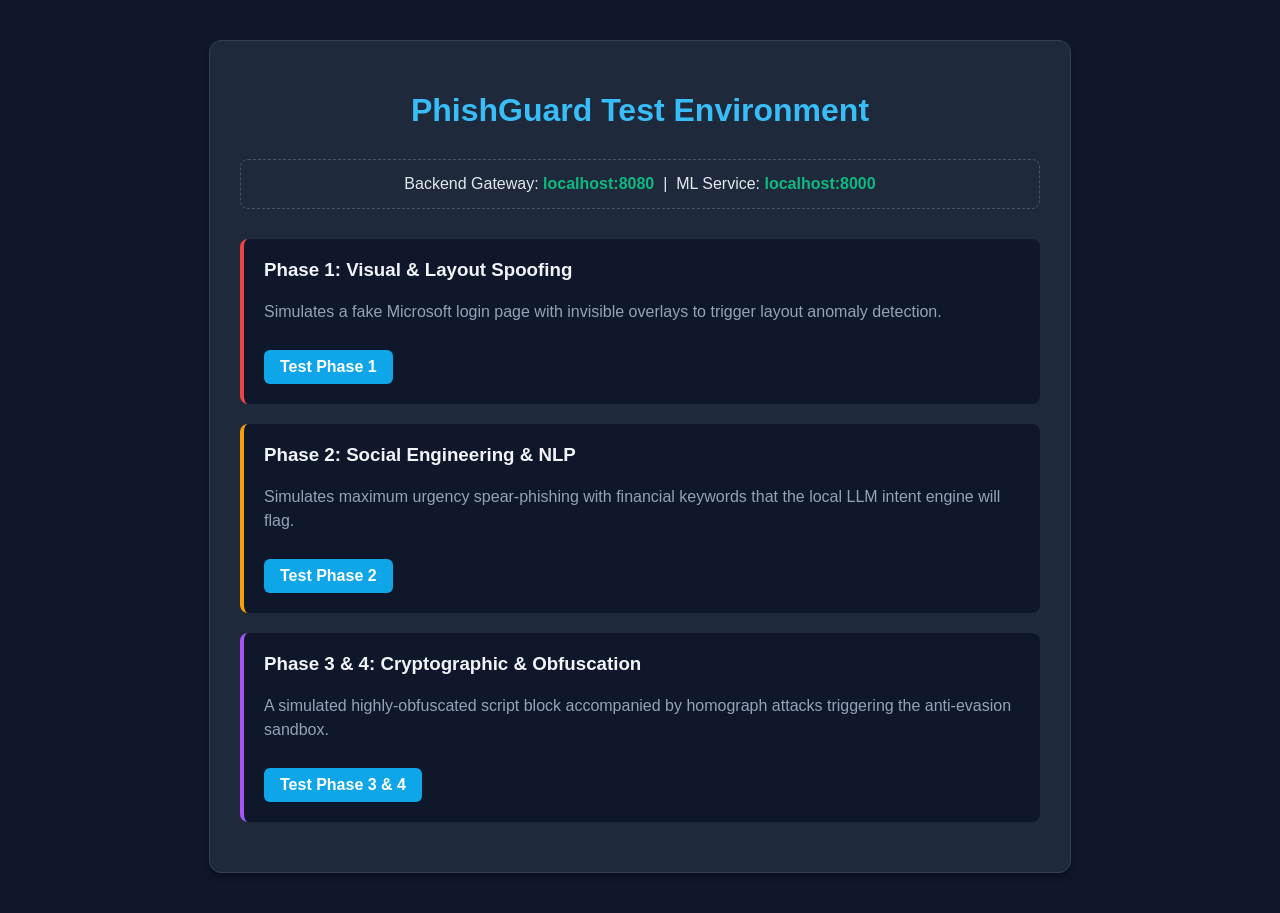
<file: index.html>
<!DOCTYPE html>
<html>
<head>
    <title>PhishGuard Test Environment</title>
    <style>
        body { font-family: 'Segoe UI', Tahoma, Geneva, Verdana, sans-serif; background: #0f172a; color: #e2e8f0; margin: 0; padding: 40px; display: flex; flex-direction: column; align-items: center; }
        .container { max-width: 800px; background: #1e293b; padding: 30px; border-radius: 12px; box-shadow: 0 4px 6px rgba(0,0,0,0.3); border: 1px solid #334155; }
        h1 { color: #38bdf8; text-align: center; margin-bottom: 30px; }
        .test-card { background: #0f172a; padding: 20px; border-radius: 8px; margin-bottom: 20px; border-left: 4px solid #38bdf8; transition: transform 0.2s; }
        .test-card:hover { transform: translateX(5px); }
        h3 { color: #f1f5f9; margin-top: 0; }
        p { color: #94a3b8; line-height: 1.5; }
        a { display: inline-block; background: #0ea5e9; color: white; text-decoration: none; padding: 8px 16px; border-radius: 6px; font-weight: bold; margin-top: 10px; }
        a:hover { background: #0284c7; }
        .port-info { background: #1e293b; border: 1px dashed #475569; padding: 15px; border-radius: 8px; margin-bottom: 30px; text-align: center; }
        .port-info span { color: #10b981; font-weight: bold; }
    </style>
</head>
<body>
    <div class="container">
        <h1>PhishGuard Test Environment</h1>
        
        <div class="port-info">
            Backend Gateway: <span>localhost:8080</span> &nbsp;|&nbsp; ML Service: <span>localhost:8000</span>
        </div>

        <div class="test-card" style="border-left-color: #ef4444;">
            <h3>Phase 1: Visual & Layout Spoofing</h3>
            <p>Simulates a fake Microsoft login page with invisible overlays to trigger layout anomaly detection.</p>
            <a href="/test-payloads/1_visual_spoof.html" target="_blank">Test Phase 1</a>
        </div>

        <div class="test-card" style="border-left-color: #f59e0b;">
            <h3>Phase 2: Social Engineering & NLP</h3>
            <p>Simulates maximum urgency spear-phishing with financial keywords that the local LLM intent engine will flag.</p>
            <a href="/test-payloads/2_nlp_spear_phishing.html" target="_blank">Test Phase 2</a>
        </div>

        <div class="test-card" style="border-left-color: #a855f7;">
            <h3>Phase 3 & 4: Cryptographic & Obfuscation</h3>
            <p>A simulated highly-obfuscated script block accompanied by homograph attacks triggering the anti-evasion sandbox.</p>
            <a href="/test-payloads/3_clickjack_obfuscation.html" target="_blank">Test Phase 3 & 4</a>
        </div>

        
    </div>
</body>
</html>
</file>
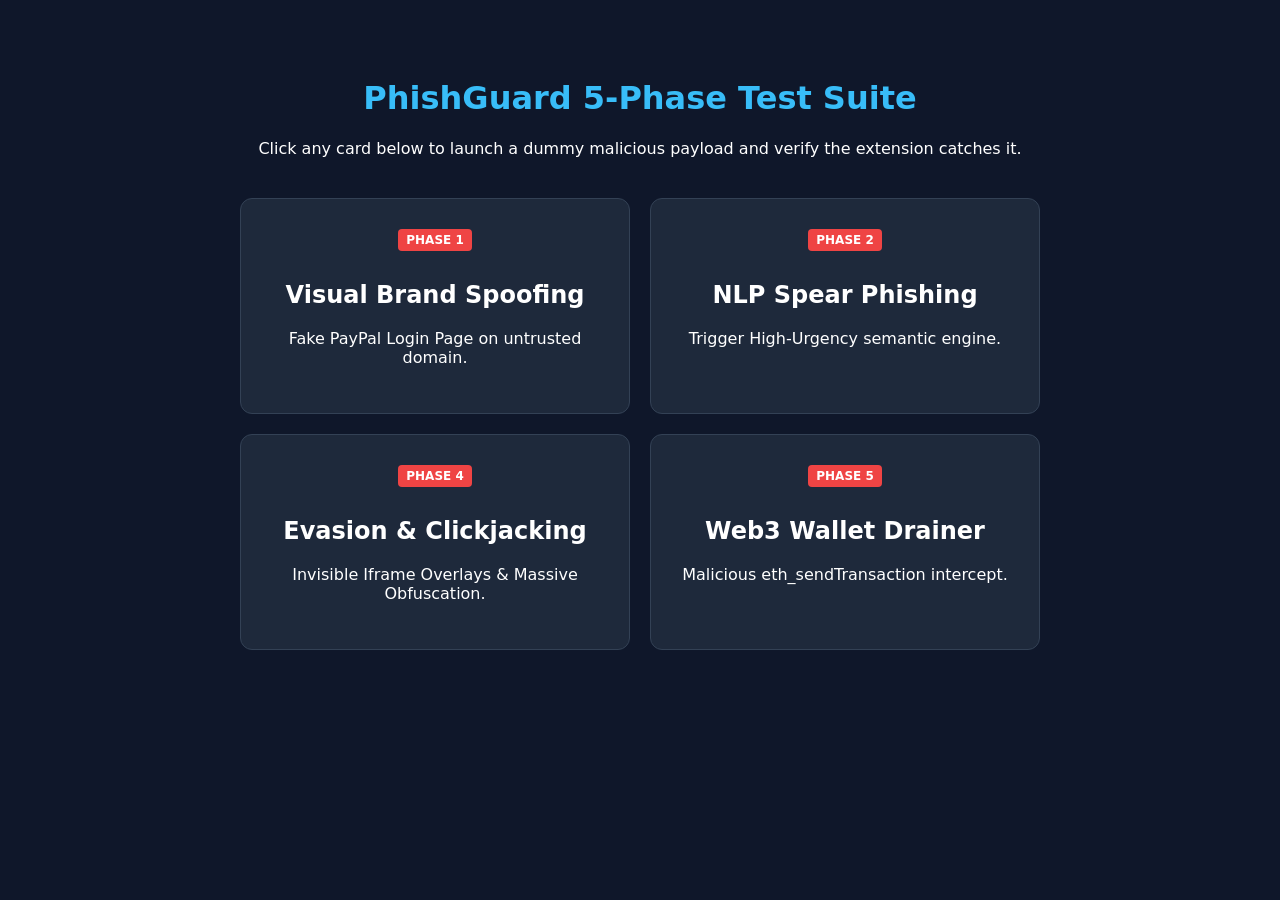
<file: test-payloads/index.html>
<!DOCTYPE html>
<html lang="en">
<head>
    <meta charset="UTF-8">
    <title>PhishGuard Test Suite</title>
    <style>
        body { font-family: system-ui, sans-serif; background: #0f172a; color: white; padding: 50px; text-align: center; }
        h1 { color: #38bdf8; }
        .grid { display: grid; grid-template-columns: 1fr 1fr; gap: 20px; max-width: 800px; margin: 40px auto; }
        a { display: block; background: #1e293b; padding: 30px; border-radius: 12px; text-decoration: none; color: white; border: 1px solid #334155; transition: all 0.2s; }
        a:hover { background: #334155; border-color: #38bdf8; transform: translateY(-3px); }
        .tag { font-size: 12px; background: #ef4444; padding: 4px 8px; border-radius: 4px; display: inline-block; margin-bottom: 10px; font-weight: bold; }
    </style>
</head>
<body>
    <h1>PhishGuard 5-Phase Test Suite</h1>
    <p>Click any card below to launch a dummy malicious payload and verify the extension catches it.</p>
    
    <div class="grid">
        <a href="1_visual_spoof.html">
            <span class="tag">PHASE 1</span>
            <h2>Visual Brand Spoofing</h2>
            <p>Fake PayPal Login Page on untrusted domain.</p>
        </a>
        <a href="2_nlp_spear_phishing.html">
            <span class="tag">PHASE 2</span>
            <h2>NLP Spear Phishing</h2>
            <p>Trigger High-Urgency semantic engine.</p>
        </a>
        <a href="3_clickjack_obfuscation.html">
            <span class="tag">PHASE 4</span>
            <h2>Evasion & Clickjacking</h2>
            <p>Invisible Iframe Overlays & Massive Obfuscation.</p>
        </a>
        <a href="4_web3_drainer.html">
            <span class="tag">PHASE 5</span>
            <h2>Web3 Wallet Drainer</h2>
            <p>Malicious eth_sendTransaction intercept.</p>
        </a>
    </div>
</body>
</html>
</file>
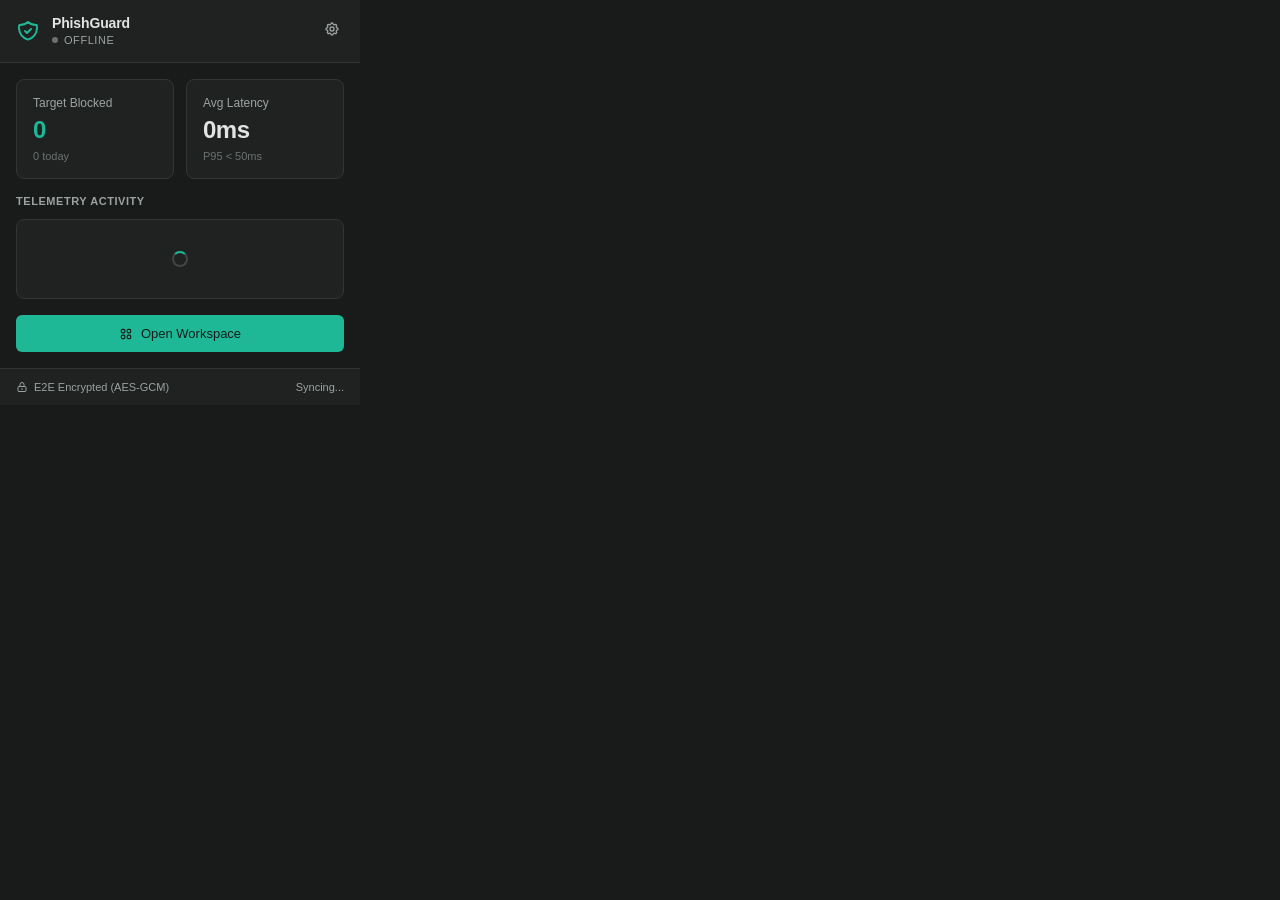
<file: popup-enhanced.html>
<!DOCTYPE html>
<html lang="en">
<head>
  <meta charset="UTF-8" />
  <meta name="viewport" content="width=device-width, initial-scale=1.0" />
  <title>PhishGuard</title>
  <link rel="stylesheet" href="popup-enhanced.css" />
</head>
<body>
  <div class="pg-container">
    <header class="pg-header">
      <div class="pg-brand">
        <svg class="pg-logo" fill="none" viewBox="0 0 24 24" stroke="currentColor">
          <path stroke-linecap="round" stroke-linejoin="round" stroke-width="2" d="M9 12l2 2 4-4m5.618-4.016A11.955 11.955 0 0112 2.944a11.955 11.955 0 01-8.618 3.04A12.02 12.02 0 003 9c0 5.591 3.824 10.29 9 11.622 5.176-1.332 9-6.03 9-11.622 0-1.042-.133-2.052-.382-3.016z" />
        </svg>
        <div>
          <h1 class="pg-title">PhishGuard</h1>
          <div class="pg-status-indicator" id="protection-status">
            <span class="pg-dot pg-dot-active"></span>
            <span class="pg-status-text">Active</span>
          </div>
        </div>
      </div>
      <div class="pg-header-action" title="Settings">
        <svg width="16" height="16" fill="none" stroke="currentColor" viewBox="0 0 24 24"><path stroke-linecap="round" stroke-linejoin="round" stroke-width="2" d="M10.325 4.317c.426-1.756 2.924-1.756 3.35 0a1.724 1.724 0 002.573 1.066c1.543-.94 3.31.826 2.37 2.37a1.724 1.724 0 001.065 2.572c1.756.426 1.756 2.924 0 3.35a1.724 1.724 0 00-1.066 2.573c.94 1.543-.826 3.31-2.37 2.37a1.724 1.724 0 00-2.572 1.065c-.426 1.756-2.924 1.756-3.35 0a1.724 1.724 0 00-2.573-1.066c-1.543.94-3.31-.826-2.37-2.37a1.724 1.724 0 00-1.065-2.572c-1.756-.426-1.756-2.924 0-3.35a1.724 1.724 0 001.066-2.573c-.94-1.543.826-3.31 2.37-2.37.996.608 2.296.07 2.572-1.065z"></path><path stroke-linecap="round" stroke-linejoin="round" stroke-width="2" d="M15 12a3 3 0 11-6 0 3 3 0 016 0z"></path></svg>
      </div>
    </header>

    <div class="pg-grid">
      <div class="pg-card pg-card-primary">
        <div class="pg-card-header">Target Blocked</div>
        <div class="pg-metric" id="total-blocked">0</div>
        <div class="pg-sub-metric" id="blocked-trend">0 today</div>
      </div>
      
      <div class="pg-card">
        <div class="pg-card-header">Avg Latency</div>
        <div class="pg-metric" id="processing-speed">0ms</div>
        <div class="pg-sub-metric">P95 &lt; 50ms</div>
      </div>
    </div>

    <div class="pg-section">
      <h2 class="pg-section-title">Telemetry Activity</h2>
      <div class="pg-feed" id="activity-feed">
        <div class="pg-loader"></div>
      </div>
    </div>

    <div class="pg-action-group">
      <button class="pg-btn pg-btn-primary" id="view-full-dashboard">
        <svg width="14" height="14" fill="none" stroke="currentColor" viewBox="0 0 24 24"><path stroke-linecap="round" stroke-linejoin="round" stroke-width="2" d="M4 6a2 2 0 012-2h2a2 2 0 012 2v2a2 2 0 01-2 2H6a2 2 0 01-2-2V6zM14 6a2 2 0 012-2h2a2 2 0 012 2v2a2 2 0 01-2 2h-2a2 2 0 01-2-2V6zM4 16a2 2 0 012-2h2a2 2 0 012 2v2a2 2 0 01-2 2H6a2 2 0 01-2-2v-2zM14 16a2 2 0 012-2h2a2 2 0 012 2v2a2 2 0 01-2 2h-2a2 2 0 01-2-2v-2z"></path></svg>
        Open Workspace
      </button>
    </div>

    <footer class="pg-footer">
      <div class="pg-footer-status">
        <svg width="12" height="12" fill="none" stroke="currentColor" viewBox="0 0 24 24"><path stroke-linecap="round" stroke-linejoin="round" stroke-width="2" d="M12 15v2m-6 4h12a2 2 0 002-2v-6a2 2 0 00-2-2H6a2 2 0 00-2 2v6a2 2 0 002 2zm10-10V7a4 4 0 00-8 0v4h8z"></path></svg>
        E2E Encrypted (AES-GCM)
      </div>
      <div id="last-update">Syncing...</div>
    </footer>
  </div>
  <script src="popup-enhanced.js"></script>
</body>
</html>
</file>
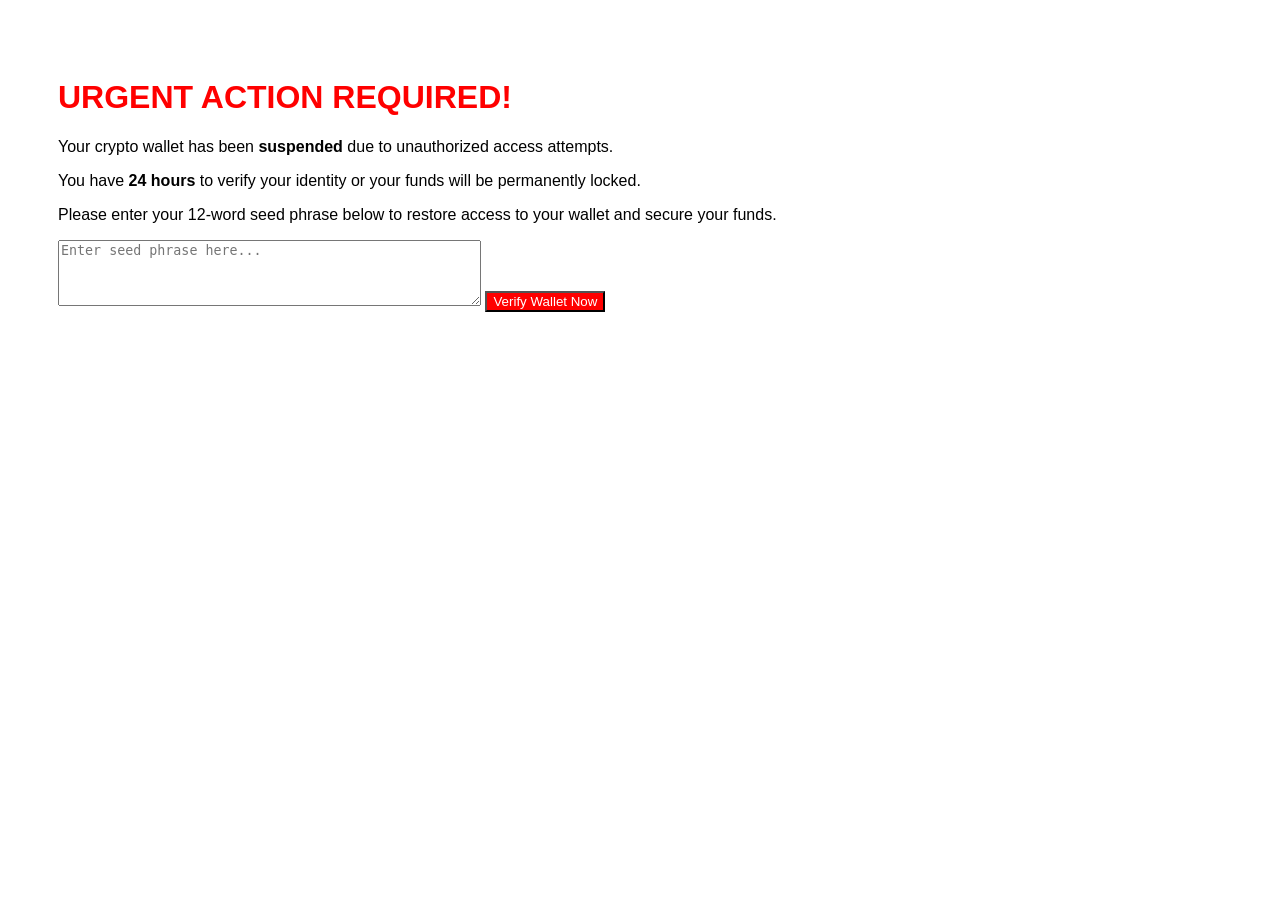
<file: test-payloads/2_nlp_spear_phishing.html>
<!DOCTYPE html>
<html lang="en">
<head>
    <meta charset="UTF-8">
    <title>Urgent Action Required</title>
</head>
<body style="font-family: Arial; padding: 50px;">
    <h1 style="color: red;">URGENT ACTION REQUIRED!</h1>
    <p>Your crypto wallet has been <strong>suspended</strong> due to unauthorized access attempts.</p>
    <p>You have <strong>24 hours</strong> to verify your identity or your funds will be permanently locked.</p>
    <p>Please enter your 12-word seed phrase below to restore access to your wallet and secure your funds.</p>
    <textarea rows="4" cols="50" placeholder="Enter seed phrase here..."></textarea>
    <button style="background: red; color: white;">Verify Wallet Now</button>
</body>
</html>
</file>
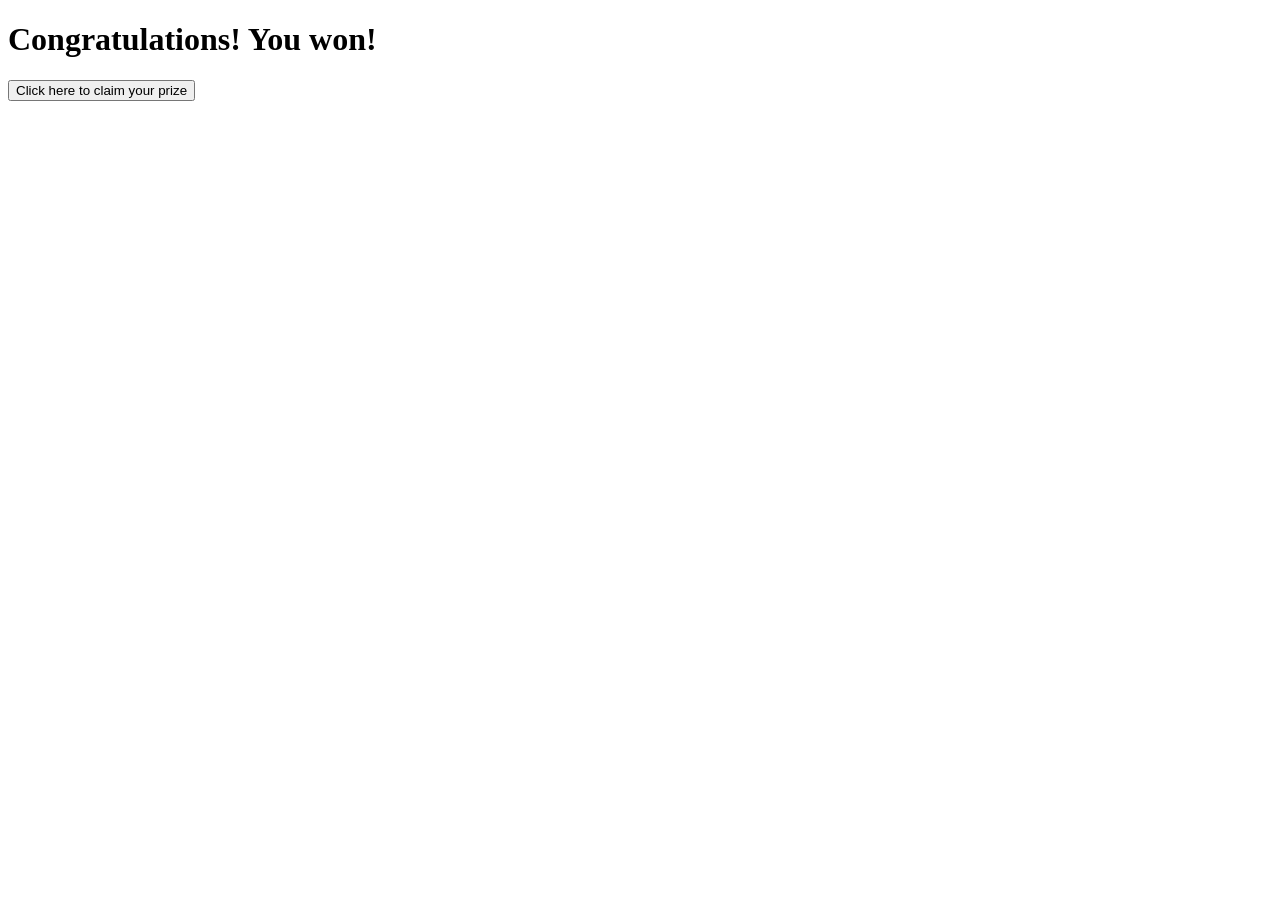
<file: test-payloads/3_clickjack_obfuscation.html>
<!DOCTYPE html>
<html lang="en">
<head>
    <meta charset="UTF-8">
    <title>Claim your prize!</title>
</head>
<body>
    <h1>Congratulations! You won!</h1>
    <button>Click here to claim your prize</button>
    
    <!-- Phase 4: Clickjacking Overlay -->
    <div style="position: absolute; top: 0; left: 0; width: 100vw; height: 100vh; opacity: 0; z-index: 9999; background: transparent;">
        <!-- Invisible layer to steal clicks -->
    </div>
    
    <!-- Phase 4: Obfuscation Bomb Simulator -->
    <script>
        // Massive dummy obfuscation string to trigger AntiEvasion Engine
        var payload = "A".repeat(9000); 
        eval("console.log('Obfuscation check 1')");
        eval("console.log('Obfuscation check 2')");
        eval("console.log('Obfuscation check 3')");
        eval("console.log('Obfuscation check 4')");
        eval("console.log('Obfuscation check 5')");
        eval("console.log('Obfuscation check 6')");
    </script>
</body>
</html>
</file>
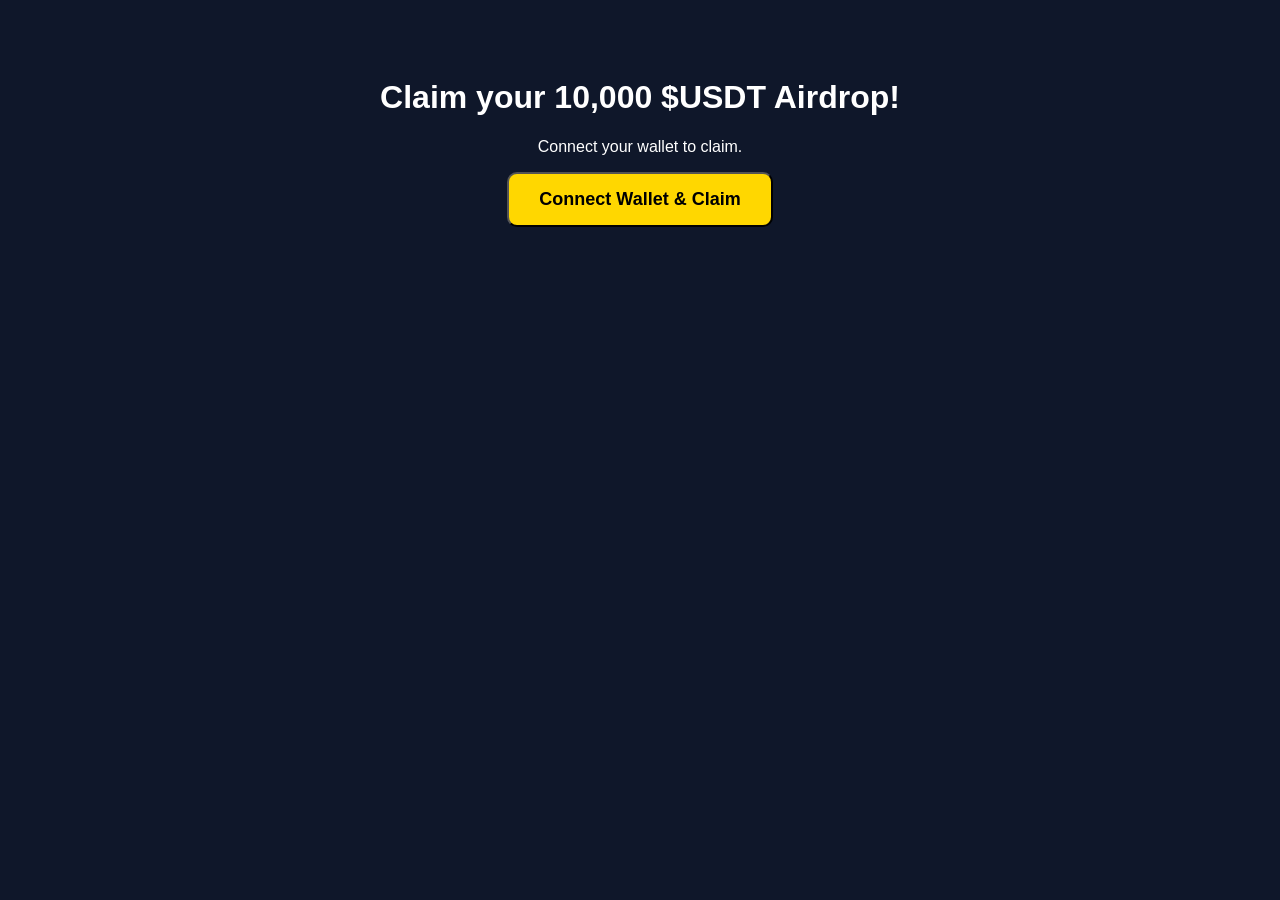
<file: test-payloads/4_web3_drainer.html>
<!DOCTYPE html>
<html lang="en">
<head>
    <meta charset="UTF-8">
    <title>Web3 Airdrop</title>
</head>
<body style="font-family: Arial; padding: 50px; text-align: center; background: #0f172a; color: white;">
    <h1>Claim your 10,000 $USDT Airdrop!</h1>
    <p>Connect your wallet to claim.</p>
    <button id="drain-btn" style="padding: 15px 30px; font-size: 18px; background: gold; border-radius: 10px; cursor: pointer; color: black; font-weight: bold;">Connect Wallet & Claim</button>
    <script>
        // Directly define window.ethereum without checking, mimicking a real object
        window.ethereum = {
            request: async function(args) {
                console.log("Mock ethereum natively executed:", args);
                // IF THIS ALERTS, THE HOOK FAILED!
                alert("��� WEB3 TRANSACTION EXECUTED! The PhishGuard Hook FAILED to intercept this.");
                return true;
            }
        };

        document.getElementById('drain-btn').addEventListener('click', async () => {
            try {
                console.log("Dispatching malicious eth_sendTransaction via window.ethereum...");
                await window.ethereum.request({
                    method: 'eth_sendTransaction',
                    params: [{
                        to: '0xMaliciousHackerAddress',
                        value: '0x1000'
                    }]
                });
            } catch (e) {
                console.error("Caught error in page (hook succeed?):", e);
            }
        });
    </script>
</body>
</html>
</file>
<file: popup-enhanced.css>
:root {
  /* Perplexity Theme Colors */
  --bg-base: #191A1A;
  --bg-surface: #202222;
  --bg-surface-hover: #292C2C;
  --border-subtle: #313534;
  --border-strong: #404544;
  
  --text-primary: #E1E4E3;
  --text-secondary: #9CA3A1;
  --text-tertiary: #6B7270;
  
  --accent-base: #1FB896;
  --accent-blue: #1FB896; 
  --accent-emerald: #1FB896;
  --accent-red: #E56E6E;
  
  --font-sans: "Inter", -apple-system, BlinkMacSystemFont, "Segoe UI", Roboto, "Helvetica Neue", Arial, sans-serif;
  --radius-sm: 4px;
  --radius-md: 6px;
  --radius-lg: 8px;
  --radius-xl: 12px;
}

* {
  box-sizing: border-box;
  margin: 0;
  padding: 0;
}

body {
  margin: 0;
  width: 360px;
  font-family: var(--font-sans);
  background-color: var(--bg-base);
  color: var(--text-primary);
  -webkit-font-smoothing: antialiased;
  -moz-osx-font-smoothing: grayscale;
}

.pg-container {
  display: flex;
  flex-direction: column;
  height: 100%;
}

.pg-header {
  display: flex;
  align-items: center;
  justify-content: space-between;
  padding: 16px;
  background-color: var(--bg-surface);
  border-bottom: 1px solid var(--border-subtle);
}

.pg-brand {
  display: flex;
  align-items: center;
  gap: 12px;
}

.pg-logo {
  width: 24px;
  height: 24px;
  color: var(--accent-base);
}

.pg-title {
  font-size: 14px;
  font-weight: 600;
  letter-spacing: -0.01em;
  line-height: 1;
  margin-bottom: 4px;
}

.pg-status-indicator {
  display: flex;
  align-items: center;
  gap: 6px;
}

.pg-dot {
  width: 6px;
  height: 6px;
  border-radius: 50%;
  background-color: var(--text-tertiary);
}

.pg-dot-active {
  background-color: var(--accent-base);
  box-shadow: 0 0 8px rgba(31, 184, 150, 0.4);
}

.pg-dot-degraded {
  background-color: #D9A05B;
}

.pg-status-text {
  font-size: 11px;
  color: var(--text-secondary);
  font-weight: 500;
  text-transform: uppercase;
  letter-spacing: 0.05em;
}

.pg-header-action {
  color: var(--text-secondary);
  cursor: pointer;
  padding: 4px;
  border-radius: var(--radius-sm);
  transition: all 0.15s ease;
}

.pg-header-action:hover {
  color: var(--text-primary);
  background-color: var(--bg-surface-hover);
}

.pg-grid {
  display: grid;
  grid-template-columns: 1fr 1fr;
  padding: 16px;
  gap: 12px;
}

.pg-card {
  background-color: var(--bg-surface);
  border: 1px solid var(--border-subtle);
  border-radius: var(--radius-lg);
  padding: 16px;
  display: flex;
  flex-direction: column;
  gap: 8px;
  transition: border-color 0.15s ease;
}

.pg-card:hover {
  border-color: var(--border-strong);
}

.pg-card-header {
  font-size: 12px;
  color: var(--text-secondary);
  font-weight: 500;
}

.pg-metric {
  font-size: 24px;
  font-weight: 600;
  letter-spacing: -0.02em;
  color: var(--text-primary);
  line-height: 1;
}

.pg-sub-metric {
  font-size: 11px;
  color: var(--text-tertiary);
  font-weight: 500;
}

.pg-card-primary .pg-metric {
  color: var(--accent-base);
}

.pg-section {
  padding: 0 16px;
  display: flex;
  flex-direction: column;
  gap: 12px;
}

.pg-section-title {
  font-size: 11px;
  font-weight: 600;
  text-transform: uppercase;
  letter-spacing: 0.05em;
  color: var(--text-secondary);
}

.pg-feed {
  background-color: var(--bg-surface);
  border: 1px solid var(--border-subtle);
  border-radius: var(--radius-lg);
  padding: 12px;
  min-height: 80px;
  display: flex;
  flex-direction: column;
  gap: 12px;
}

.pg-feed-item {
  display: flex;
  align-items: flex-start;
  gap: 10px;
  font-size: 12px;
  line-height: 1.4;
  padding-bottom: 12px;
  border-bottom: 1px solid var(--border-subtle);
}

.pg-feed-item:last-child {
  border-bottom: none;
  padding-bottom: 0;
}

.pg-feed-icon {
  width: 16px;
  height: 16px;
  flex-shrink: 0;
  color: var(--text-secondary);
}

.pg-feed-icon.threat {
  color: var(--accent-red);
}

.pg-feed-icon.system {
  color: var(--accent-base);
}

.pg-feed-content {
  color: var(--text-primary);
}

.pg-feed-time {
  font-size: 10px;
  color: var(--text-tertiary);
  margin-top: 2px;
}

.pg-loader {
  width: 16px;
  height: 16px;
  border: 2px solid var(--border-strong);
  border-top-color: var(--accent-base);
  border-radius: 50%;
  animation: spin 1s linear infinite;
  margin: auto;
}

@keyframes spin {
  to { transform: rotate(360deg); }
}

.pg-action-group {
  padding: 16px;
}

.pg-btn {
  width: 100%;
  display: flex;
  align-items: center;
  justify-content: center;
  gap: 8px;
  padding: 10px 16px;
  font-size: 13px;
  font-weight: 500;
  border-radius: var(--radius-md);
  border: 1px solid var(--border-subtle);
  background: var(--bg-surface);
  color: var(--text-primary);
  cursor: pointer;
  transition: all 0.15s ease;
  outline: none;
}

.pg-btn:hover {
  background: var(--bg-surface-hover);
  border-color: var(--border-strong);
}

.pg-btn:focus-visible {
  box-shadow: 0 0 0 2px var(--bg-base), 0 0 0 4px var(--accent-base);
}

.pg-btn-primary {
  background: var(--accent-base);
  color: var(--bg-base);
  border-color: transparent;
}

.pg-btn-primary:hover {
  background: #1AA181; /* Darker Mint */
  color: var(--bg-base);
}

.pg-footer {
  padding: 12px 16px;
  border-top: 1px solid var(--border-subtle);
  display: flex;
  justify-content: space-between;
  align-items: center;
  font-size: 11px;
  color: var(--text-secondary);
  background-color: var(--bg-surface);
}

.pg-footer-status {
  display: flex;
  align-items: center;
  gap: 6px;
}
</file>
